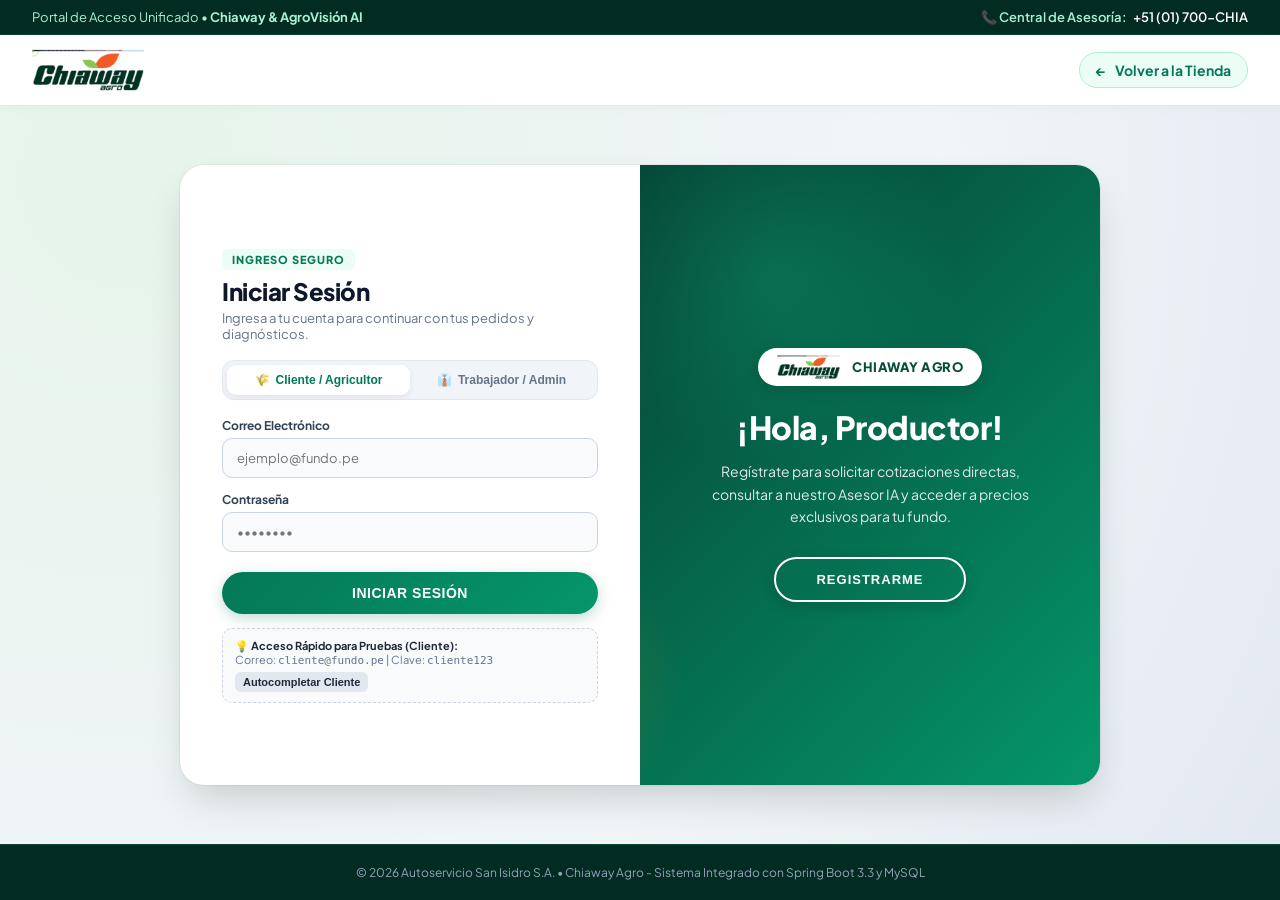
<file: widget-frontend/login.html>
<!DOCTYPE html>
<html lang="es">
<head>
  <meta charset="UTF-8">
  <meta name="viewport" content="width=device-width, initial-scale=1.0">
  <title>Acceso y Registro - Chiaway & AgroVisión AI</title>
  <link rel="icon" type="image/png" href="assets/logo-chiaway.png">
  <style>
    @import url('https://fonts.googleapis.com/css2?family=Plus+Jakarta+Sans:wght@400;500;600;700;800&display=swap');

    * {
      box-sizing: border-box;
      margin: 0;
      padding: 0;
    }

    body {
      font-family: 'Plus Jakarta Sans', -apple-system, BlinkMacSystemFont, "Segoe UI", Roboto, sans-serif;
      background: radial-gradient(circle at 10% 20%, #e6f4ea 0%, #f1f5f9 60%, #e2e8f0 100%);
      color: #1e293b;
      min-height: 100vh;
      display: flex;
      flex-direction: column;
      overflow-x: hidden;
    }

    /* Topbar */
    .topbar {
      background: #022c22;
      color: #a7f3d0;
      padding: 9px 32px;
      font-size: 13px;
      display: flex;
      justify-content: space-between;
      align-items: center;
      border-bottom: 1px solid rgba(16, 185, 129, 0.2);
    }
    .topbar a {
      color: #ffffff;
      text-decoration: underline;
    }
    .topbar-phone {
      display: flex;
      align-items: center;
      gap: 6px;
      font-weight: 600;
    }

    /* Navbar */
    .navbar {
      background-color: #ffffff;
      border-bottom: 1px solid #e2e8f0;
      padding: 14px 32px;
      display: flex;
      justify-content: space-between;
      align-items: center;
      box-shadow: 0 2px 10px rgba(0,0,0,0.03);
    }
    .logo-container {
      display: flex;
      align-items: center;
      gap: 12px;
      text-decoration: none;
    }
    .logo-img {
      height: 42px;
      width: auto;
      object-fit: contain;
    }
    .back-link {
      color: #047857;
      text-decoration: none;
      font-weight: 700;
      font-size: 14px;
      display: flex;
      align-items: center;
      gap: 8px;
      padding: 8px 16px;
      border-radius: 999px;
      background-color: #ecfdf5;
      border: 1px solid #a7f3d0;
      transition: all 0.2s;
    }
    .back-link:hover {
      background-color: #d1fae5;
      color: #065f46;
      transform: translateX(-2px);
    }

    /* Main Auth Container */
    .auth-wrapper {
      flex: 1;
      display: flex;
      flex-direction: column;
      align-items: center;
      justify-content: center;
      padding: 40px 16px;
      position: relative;
    }

    /* Banner de Redirección por Diagnóstico IA */
    .ai-banner {
      width: 100%;
      max-width: 920px;
      margin-bottom: 20px;
      background: linear-gradient(135deg, #ecfdf5 0%, #f0fdf4 100%);
      border: 1.5px solid #10b981;
      border-radius: 14px;
      padding: 14px 20px;
      display: flex;
      align-items: center;
      gap: 14px;
      box-shadow: 0 4px 12px rgba(16, 185, 129, 0.1);
    }
    .ai-banner-icon {
      font-size: 26px;
      background: #10b981;
      color: #ffffff;
      width: 44px;
      height: 44px;
      border-radius: 12px;
      display: flex;
      align-items: center;
      justify-content: center;
      flex-shrink: 0;
    }
    .ai-banner-content h4 {
      font-size: 14px;
      font-weight: 800;
      color: #064e3b;
      margin-bottom: 2px;
    }
    .ai-banner-content p {
      font-size: 13px;
      color: #047857;
      line-height: 1.4;
      margin: 0;
    }

    /* --- THE SLIDING OVERLAY CONTAINER --- */
    .slider-card {
      background-color: #ffffff;
      border-radius: 24px;
      box-shadow: 0 20px 40px -10px rgba(0, 0, 0, 0.18), 0 0 1px 1px rgba(0, 0, 0, 0.05);
      position: relative;
      overflow: hidden;
      width: 920px;
      max-width: 100%;
      min-height: 620px;
      transition: all 0.3s ease;
    }

    /* Form Containers */
    .form-container {
      position: absolute;
      top: 0;
      height: 100%;
      transition: all 0.6s ease-in-out;
      padding: 36px 42px;
      display: flex;
      flex-direction: column;
      justify-content: center;
    }

    .sign-in-container {
      left: 0;
      width: 50%;
      z-index: 2;
    }

    .slider-card.right-panel-active .sign-in-container {
      transform: translateX(100%);
      opacity: 0;
    }

    .sign-up-container {
      left: 0;
      width: 50%;
      opacity: 0;
      z-index: 1;
    }

    .slider-card.right-panel-active .sign-up-container {
      transform: translateX(100%);
      opacity: 1;
      z-index: 5;
      animation: show 0.6s;
    }

    @keyframes show {
      0%, 49.99% {
        opacity: 0;
        z-index: 1;
      }
      50%, 100% {
        opacity: 1;
        z-index: 5;
      }
    }

    /* Overlay Container */
    .overlay-container {
      position: absolute;
      top: 0;
      left: 50%;
      width: 50%;
      height: 100%;
      overflow: hidden;
      transition: transform 0.6s ease-in-out;
      z-index: 100;
    }

    .slider-card.right-panel-active .overlay-container {
      transform: translateX(-100%);
    }

    .overlay {
      background: linear-gradient(135deg, #022c22 0%, #064e3b 40%, #047857 75%, #059669 100%);
      background-size: cover;
      color: #ffffff;
      position: relative;
      left: -100%;
      height: 100%;
      width: 200%;
      transform: translateX(0);
      transition: transform 0.6s ease-in-out;
    }

    /* Decorative overlay background patterns */
    .overlay::before {
      content: "";
      position: absolute;
      width: 380px;
      height: 380px;
      border-radius: 50%;
      background: radial-gradient(circle, rgba(16, 185, 129, 0.25) 0%, rgba(16, 185, 129, 0) 70%);
      top: -80px;
      right: 15%;
      pointer-events: none;
    }
    .overlay::after {
      content: "";
      position: absolute;
      width: 320px;
      height: 320px;
      border-radius: 50%;
      background: radial-gradient(circle, rgba(245, 158, 11, 0.2) 0%, rgba(245, 158, 11, 0) 70%);
      bottom: -60px;
      left: 20%;
      pointer-events: none;
    }

    .slider-card.right-panel-active .overlay {
      transform: translateX(50%);
    }

    .overlay-panel {
      position: absolute;
      display: flex;
      align-items: center;
      justify-content: center;
      flex-direction: column;
      padding: 0 45px;
      text-align: center;
      top: 0;
      height: 100%;
      width: 50%;
      transform: translateX(0);
      transition: transform 0.6s ease-in-out;
      z-index: 2;
    }

    .overlay-left {
      transform: translateX(-20%);
    }

    .slider-card.right-panel-active .overlay-left {
      transform: translateX(0);
    }

    .overlay-right {
      right: 0;
      transform: translateX(0);
    }

    .slider-card.right-panel-active .overlay-right {
      transform: translateX(20%);
    }

    /* Overlay Typography & Elements */
    .overlay-logo-badge {
      background: #ffffff;
      border: 1.5px solid rgba(255, 255, 255, 0.9);
      border-radius: 50px;
      padding: 6px 18px;
      display: inline-flex;
      align-items: center;
      gap: 12px;
      margin-bottom: 22px;
      box-shadow: 0 4px 15px rgba(0, 0, 0, 0.12);
    }
    .overlay-logo-badge img {
      height: 24px;
      width: auto;
      object-fit: contain;
      filter: none !important;
    }
    .overlay-logo-badge span {
      font-size: 13px;
      font-weight: 800;
      letter-spacing: 0.5px;
      color: #064e3b;
      text-transform: uppercase;
    }

    .overlay h2 {
      font-size: 32px;
      font-weight: 800;
      line-height: 1.2;
      margin-bottom: 14px;
      letter-spacing: -0.5px;
    }
    .overlay p {
      font-size: 14px;
      font-weight: 400;
      line-height: 1.6;
      margin-bottom: 30px;
      color: #e2e8f0;
      max-width: 340px;
    }

    /* Ghost Button for Overlay */
    .btn-ghost {
      border: 2px solid #ffffff;
      background: transparent;
      color: #ffffff;
      border-radius: 999px;
      font-size: 13px;
      font-weight: 800;
      padding: 13px 40px;
      letter-spacing: 1px;
      text-transform: uppercase;
      cursor: pointer;
      transition: all 0.3s cubic-bezier(0.4, 0, 0.2, 1);
      box-shadow: 0 4px 15px rgba(0, 0, 0, 0.15);
    }
    .btn-ghost:hover {
      background-color: #ffffff;
      color: #044e3b;
      transform: scale(1.04);
      box-shadow: 0 8px 24px rgba(0, 0, 0, 0.25);
    }

    /* --- FORM ELEMENTS & STYLES --- */
    .form-header {
      margin-bottom: 18px;
      text-align: left;
    }
    .form-header-badge {
      display: inline-block;
      font-size: 11px;
      font-weight: 800;
      text-transform: uppercase;
      letter-spacing: 1px;
      color: #047857;
      background: #ecfdf5;
      padding: 4px 10px;
      border-radius: 6px;
      margin-bottom: 6px;
    }
    .form-header h2 {
      font-size: 24px;
      font-weight: 800;
      color: #0f172a;
      letter-spacing: -0.5px;
      margin-bottom: 4px;
    }
    .form-header p {
      font-size: 13px;
      color: #64748b;
    }

    /* Role Segmented Switcher in Sign-In */
    .role-segmented-box {
      background-color: #f1f5f9;
      border-radius: 12px;
      padding: 4px;
      display: flex;
      margin-bottom: 18px;
      border: 1px solid #e2e8f0;
    }
    .role-btn {
      flex: 1;
      padding: 8px 10px;
      font-size: 12px;
      font-weight: 700;
      border: none;
      background: transparent;
      color: #64748b;
      border-radius: 9px;
      cursor: pointer;
      display: flex;
      align-items: center;
      justify-content: center;
      gap: 6px;
      transition: all 0.2s;
    }
    .role-btn.active {
      background: #ffffff;
      color: #047857;
      box-shadow: 0 2px 6px rgba(0,0,0,0.08);
    }

    /* Input Fields */
    .input-group {
      margin-bottom: 14px;
      position: relative;
      text-align: left;
    }
    .input-label {
      display: block;
      font-size: 12px;
      font-weight: 700;
      color: #334155;
      margin-bottom: 5px;
    }
    .input-field {
      width: 100%;
      background-color: #f8fafc;
      border: 1.5px solid #cbd5e1;
      padding: 11px 14px;
      font-size: 13px;
      border-radius: 10px;
      outline: none;
      transition: all 0.2s;
      font-family: inherit;
      color: #0f172a;
    }
    .input-field:focus {
      background-color: #ffffff;
      border-color: #10b981;
      box-shadow: 0 0 0 3px rgba(16, 185, 129, 0.15);
    }

    .form-row {
      display: grid;
      grid-template-columns: 1fr 1fr;
      gap: 10px;
    }

    /* Primary Action Buttons */
    .btn-primary {
      width: 100%;
      background: linear-gradient(135deg, #047857 0%, #059669 100%);
      color: #ffffff;
      border: none;
      border-radius: 999px;
      font-size: 14px;
      font-weight: 800;
      padding: 13px;
      letter-spacing: 0.5px;
      text-transform: uppercase;
      cursor: pointer;
      transition: all 0.2s;
      box-shadow: 0 4px 14px rgba(4, 120, 87, 0.25);
      margin-top: 6px;
    }
    .btn-primary:hover {
      background: linear-gradient(135deg, #065f46 0%, #047857 100%);
      transform: translateY(-1px);
      box-shadow: 0 6px 18px rgba(4, 120, 87, 0.35);
    }
    .btn-primary:active {
      transform: translateY(0);
    }

    /* Alerts */
    .alert-box {
      padding: 10px 14px;
      border-radius: 10px;
      font-size: 12px;
      margin-bottom: 12px;
      display: none;
      text-align: left;
      line-height: 1.4;
    }
    .alert-danger {
      background-color: #fef2f2;
      color: #991b1b;
      border: 1px solid #fecaca;
    }
    .alert-success {
      background-color: #ecfdf5;
      color: #065f46;
      border: 1px solid #a7f3d0;
    }

    /* Demo Fill Badges */
    .demo-box {
      margin-top: 14px;
      background: #f8fafc;
      border: 1px dashed #cbd5e1;
      border-radius: 10px;
      padding: 10px 12px;
      font-size: 11px;
      color: #64748b;
      text-align: left;
    }
    .demo-box strong {
      color: #1e293b;
    }
    .demo-pill-btn {
      display: inline-block;
      margin-top: 5px;
      background: #e2e8f0;
      color: #1e293b;
      border: none;
      padding: 4px 8px;
      border-radius: 6px;
      font-size: 11px;
      font-weight: 700;
      cursor: pointer;
      margin-right: 4px;
      transition: background 0.15s;
    }
    .demo-pill-btn:hover {
      background: #cbd5e1;
    }

    /* Mobile Switch Bar (Hidden on Desktop) */
    .mobile-tab-switch {
      display: none;
      width: 100%;
      margin-bottom: 16px;
      background: #e2e8f0;
      border-radius: 12px;
      padding: 4px;
    }
    .mobile-tab-btn {
      flex: 1;
      border: none;
      background: transparent;
      padding: 10px;
      font-size: 13px;
      font-weight: 700;
      border-radius: 10px;
      color: #64748b;
      cursor: pointer;
    }
    .mobile-tab-btn.active {
      background: #047857;
      color: #ffffff;
    }

    /* Dashboard Staff View */
    .staff-dashboard-card {
      display: none;
      background: #ffffff;
      border-radius: 20px;
      box-shadow: 0 10px 30px rgba(0,0,0,0.08);
      width: 860px;
      max-width: 100%;
      padding: 36px;
      border: 1px solid #e2e8f0;
    }
    .staff-badge {
      display: inline-block;
      background: #e0f2fe;
      color: #0369a1;
      font-weight: 800;
      font-size: 11px;
      padding: 4px 12px;
      border-radius: 999px;
      letter-spacing: 1px;
      margin-bottom: 10px;
    }
    .data-table {
      width: 100%;
      border-collapse: collapse;
      font-size: 12px;
      margin-top: 10px;
    }
    .data-table th, .data-table td {
      border: 1px solid #e2e8f0;
      padding: 8px 12px;
      text-align: left;
    }
    .data-table th {
      background-color: #f8fafc;
      font-weight: 700;
      color: #475569;
    }

    /* Responsive adjustments */
    @media (max-width: 768px) {
      .slider-card {
        min-height: auto;
        border-radius: 16px;
        box-shadow: 0 10px 25px rgba(0,0,0,0.1);
      }
      .overlay-container {
        display: none !important;
      }
      .mobile-tab-switch {
        display: flex;
      }
      .form-container {
        position: relative;
        width: 100% !important;
        left: 0 !important;
        transform: none !important;
        opacity: 1 !important;
        padding: 24px 20px;
      }
      .sign-up-container {
        display: none;
      }
      .sign-in-container {
        display: block;
      }
      .slider-card.mobile-show-signup .sign-in-container {
        display: none;
      }
      .slider-card.mobile-show-signup .sign-up-container {
        display: block;
      }
      .form-row {
        grid-template-columns: 1fr;
      }
    }

    footer {
      background-color: #022c22;
      color: #94a3b8;
      padding: 20px;
      text-align: center;
      font-size: 12px;
      border-top: 1px solid rgba(16, 185, 129, 0.2);
    }
  </style>
</head>
<body>

  <!-- Top bar -->
  <div class="topbar">
    <div>Portal de Acceso Unificado &bull; <strong>Chiaway & AgroVisión AI</strong></div>
    <div class="topbar-phone">
      <span>📞 Central de Asesoría:</span>
      <a href="tel:+51017002442" style="color:#ffffff; text-decoration:none;">+51 (01) 700-CHIA</a>
    </div>
  </div>

  <!-- Navbar -->
  <header class="navbar">
    <a href="demo-chiaway.html" class="logo-container">
      <img src="assets/logo-chiaway.png" alt="Chiaway Agro" class="logo-img" onerror="this.src='data:image/svg+xml,<svg xmlns=%22http://www.w3.org/2000/svg%22 viewBox=%220 0 160 40%22><text y=%2228%22 font-family=%22sans-serif%22 font-size=%2224%22 font-weight=%22900%22 fill=%22%23064e3b%22>Chiaway</text></svg>'">
    </a>
    <a href="demo-chiaway.html" class="back-link">
      <span>&larr;</span> Volver a la Tienda
    </a>
  </header>

  <!-- Auth Main -->
  <main class="auth-wrapper">

    <!-- Banner de Redirección Inteligente (Si fue activado desde el Botón IA) -->
    <div id="ai-redirect-notice" class="ai-banner" style="display: none;">
      <div class="ai-banner-icon">🤖</div>
      <div class="ai-banner-content">
        <h4>Acceso Requerido: Asistente Fitosanitario con IA</h4>
        <p>Para diagnosticar problemas en sus hojas y recibir dosis personalizadas con IA, primero inicie sesión o cree su cuenta gratuita de cliente. Una vez verificado, volverá directo al diagnóstico.</p>
      </div>
    </div>

    <!-- Mobile Switcher (Only visible < 768px) -->
    <div class="mobile-tab-switch" id="mobile-tab-switch">
      <button class="mobile-tab-btn active" id="m-btn-login" onclick="setMobileView('LOGIN')">Iniciar Sesión</button>
      <button class="mobile-tab-btn" id="m-btn-signup" onclick="setMobileView('SIGNUP')">Crear Cuenta</button>
    </div>

    <!-- DOUBLE SLIDER CONTAINER (From Reference Video) -->
    <div class="slider-card" id="slider-card">

      <!-- ================= SIGN UP CONTAINER (Right when active) ================= -->
      <div class="form-container sign-up-container">
        <form id="form-register" onsubmit="handleRegister(event)">
          <div class="form-header">
            <span class="form-header-badge">Registro de Clientes</span>
            <h2>Crear Cuenta</h2>
            <p>Únete a la red agrícola de Chiaway para diagnósticos y compras directas.</p>
          </div>

          <div id="alert-signup" class="alert-box"></div>

          <div class="input-group">
            <label class="input-label">Nombre Completo o Razón Social *</label>
            <input type="text" id="reg-name" class="input-field" placeholder="Ej: Agrícola San José / Juan Pérez" required>
          </div>

          <div class="form-row">
            <div class="input-group">
              <label class="input-label">Fundo o Cultivo</label>
              <input type="text" id="reg-farm" class="input-field" placeholder="Ej: Fundo Ica - Vid y Palta">
            </div>
            <div class="input-group">
              <label class="input-label">Teléfono / WhatsApp *</label>
              <input type="tel" id="reg-phone" class="input-field" placeholder="+51 987 654 321" required>
            </div>
          </div>

          <div class="input-group">
            <label class="input-label">Correo Electrónico *</label>
            <input type="email" id="reg-email" class="input-field" placeholder="productor@fundo.pe" required>
          </div>

          <div class="input-group">
            <label class="input-label">Contraseña *</label>
            <input type="password" id="reg-password" class="input-field" placeholder="Mínimo 4 caracteres" required minlength="4">
          </div>

          <button type="submit" class="btn-primary" id="btn-register-submit">REGISTRARME</button>

          <p style="text-align: center; font-size: 12px; color: #64748b; margin-top: 12px;">
            ¿Ya tienes una cuenta? <a href="javascript:void(0)" onclick="sliderCard.classList.remove('right-panel-active')" style="color:#047857; font-weight:700;">Inicia Sesión aquí</a>
          </p>
        </form>
      </div>

      <!-- ================= SIGN IN CONTAINER (Left when default) ================= -->
      <div class="form-container sign-in-container">
        <form id="form-login" onsubmit="handleLogin(event)">
          <div class="form-header">
            <span class="form-header-badge" id="sign-in-badge">Ingreso Seguro</span>
            <h2 id="sign-in-title">Iniciar Sesión</h2>
            <p id="sign-in-sub">Ingresa a tu cuenta para continuar con tus pedidos y diagnósticos.</p>
          </div>

          <!-- Selector de Rol (Cliente vs Trabajador) -->
          <div class="role-segmented-box">
            <button type="button" class="role-btn active" id="btn-role-client" onclick="selectRole('CLIENT')">
              <span>🌾</span> Cliente / Agricultor
            </button>
            <button type="button" class="role-btn" id="btn-role-worker" onclick="selectRole('WORKER')">
              <span>👔</span> Trabajador / Admin
            </button>
          </div>

          <div id="alert-signin" class="alert-box"></div>

          <div class="input-group">
            <label class="input-label" id="label-email">Correo Electrónico</label>
            <input type="email" id="login-email" class="input-field" placeholder="ejemplo@fundo.pe" required>
          </div>

          <div class="input-group">
            <label class="input-label">Contraseña</label>
            <input type="password" id="login-password" class="input-field" placeholder="••••••••" required>
          </div>

          <button type="submit" class="btn-primary" id="btn-login-submit">INICIAR SESIÓN</button>

          <!-- Helper de credenciales demo para pruebas rápidas -->
          <div class="demo-box" id="demo-box-client">
            <strong>💡 Acceso Rápido para Pruebas (Cliente):</strong><br>
            <span>Correo: <code>cliente@fundo.pe</code> | Clave: <code>cliente123</code></span><br>
            <button type="button" class="demo-pill-btn" onclick="fillClientDemo()">Autocompletar Cliente</button>
          </div>

          <div class="demo-box" id="demo-box-worker" style="display: none;">
            <strong>💡 Acceso para Personal Chiaway:</strong><br>
            <span>Admin: <code>admin@chiaway.com</code> | Asesor: <code>asesor@chiaway.com</code></span><br>
            <div style="margin-top: 4px;">
              <button type="button" class="demo-pill-btn" onclick="fillAdminDemo()">Admin Demo</button>
              <button type="button" class="demo-pill-btn" onclick="fillWorkerDemo()">Asesor Demo</button>
            </div>
          </div>
        </form>
      </div>

      <!-- ================= OVERLAY CONTAINER (Sliding Green Background) ================= -->
      <div class="overlay-container">
        <div class="overlay">

          <!-- Left Overlay Panel (Visible when Right Panel Active = Sign Up mode) -->
          <div class="overlay-panel overlay-left">
            <div class="overlay-logo-badge">
              <img src="assets/logo-chiaway-transparent.png" alt="Chiaway Agro" onerror="this.src='assets/logo-chiaway.png'">
              <span>CHIAWAY AGRO</span>
            </div>
            <h2>¡Bienvenido de Nuevo!</h2>
            <p>Si ya posees una cuenta registrada o eres parte del equipo técnico de Chiaway, inicia sesión con tus credenciales.</p>
            <button class="btn-ghost" id="signIn">INICIAR SESIÓN</button>
          </div>

          <!-- Right Overlay Panel (Visible when Default = Sign In mode) -->
          <div class="overlay-panel overlay-right">
            <div class="overlay-logo-badge">
              <img src="assets/logo-chiaway-transparent.png" alt="Chiaway Agro" onerror="this.src='assets/logo-chiaway.png'">
              <span>CHIAWAY AGRO</span>
            </div>
            <h2>¡Hola, Productor!</h2>
            <p>Regístrate para solicitar cotizaciones directas, consultar a nuestro Asesor IA y acceder a precios exclusivos para tu fundo.</p>
            <button class="btn-ghost" id="signUp">REGISTRARME</button>
          </div>

        </div>
      </div>

    </div>

    <!-- ================= STAFF DASHBOARD (Visible only for ADMIN / WORKER) ================= -->
    <div class="staff-dashboard-card" id="staff-dashboard-card">
      <div style="display: flex; justify-content: space-between; align-items: flex-start; margin-bottom: 20px; border-bottom: 1px solid #e2e8f0; padding-bottom: 16px;">
        <div>
          <span class="staff-badge" id="staff-role-badge">ADMINISTRADOR</span>
          <h2 id="staff-greeting" style="font-size: 24px; font-weight: 800; color: #0f172a;">Panel de Control Administrativo</h2>
          <p id="staff-email" style="font-size: 13px; color: #64748b;"></p>
        </div>
        <button type="button" onclick="logout()" style="background:#fee2e2; color:#991b1b; border:1px solid #fecaca; font-weight:700; font-size:12px; padding:8px 16px; border-radius:8px; cursor:pointer;">
          Cerrar Sesión
        </button>
      </div>

      <div style="display: grid; grid-template-columns: 1fr 1fr; gap: 20px; margin-bottom: 24px;">
        <!-- Quotes table preview -->
        <div style="background: #f8fafc; border: 1px solid #e2e8f0; border-radius: 12px; padding: 16px;">
          <h3 style="font-size: 14px; font-weight: 800; color: #047857; margin-bottom: 8px;">📋 Últimas Cotizaciones Recibidas</h3>
          <table class="data-table">
            <thead>
              <tr><th>ID</th><th>Cliente</th><th>Estado</th></tr>
            </thead>
            <tbody id="staff-quotes-tbody">
              <tr><td colspan="3" style="text-align:center;">Cargando...</td></tr>
            </tbody>
          </table>
        </div>

        <!-- Diagnoses table preview -->
        <div style="background: #f8fafc; border: 1px solid #e2e8f0; border-radius: 12px; padding: 16px;">
          <h3 style="font-size: 14px; font-weight: 800; color: #047857; margin-bottom: 8px;">🔬 Diagnósticos Fitosanitarios IA</h3>
          <table class="data-table">
            <thead>
              <tr><th>Cultivo</th><th>Enfermedad / Plaga</th><th>Urgencia</th></tr>
            </thead>
            <tbody id="staff-diags-tbody">
              <tr><td colspan="3" style="text-align:center;">Cargando...</td></tr>
            </tbody>
          </table>
        </div>
      </div>

      <div style="display: flex; gap: 12px;">
        <a href="demo-chiaway.html?openWidget=true" class="btn-primary" style="text-align:center; text-decoration:none; display:block;">
          🔬 Abrir Asistente Fitosanitario IA
        </a>
        <a href="demo-chiaway.html" style="text-align:center; text-decoration:none; display:block; padding:13px; font-weight:700; font-size:13px; color:#475569; background:#f1f5f9; border-radius:999px; flex:1;">
          🛒 Ir a la Tienda Chiaway
        </a>
      </div>
    </div>

  </main>

  <footer>
    <p>&copy; 2026 Autoservicio San Isidro S.A. &bull; Chiaway Agro - Sistema Integrado con Spring Boot 3.3 y MySQL</p>
  </footer>

  <!-- SCRIPT FOR SLIDER ANIMATION & AUTHENTICATION -->
  <script>
    const API_URL = window.location.origin;
    const sliderCard = document.getElementById('slider-card');
    const signUpButton = document.getElementById('signUp');
    const signInButton = document.getElementById('signIn');

    let currentRole = 'CLIENT'; // 'CLIENT' o 'WORKER'

    // Interactive Slider Listeners
    signUpButton.addEventListener('click', () => {
      sliderCard.classList.add('right-panel-active');
      clearAlerts();
    });

    signInButton.addEventListener('click', () => {
      sliderCard.classList.remove('right-panel-active');
      clearAlerts();
    });

    // Mobile Switch Handler
    function setMobileView(view) {
      const isSignup = (view === 'SIGNUP');
      sliderCard.classList.toggle('mobile-show-signup', isSignup);
      document.getElementById('m-btn-login').classList.toggle('active', !isSignup);
      document.getElementById('m-btn-signup').classList.toggle('active', isSignup);
      clearAlerts();
    }

    // Role Switcher in Sign-In Form
    function selectRole(role) {
      currentRole = role;
      clearAlerts();

      const btnClient = document.getElementById('btn-role-client');
      const btnWorker = document.getElementById('btn-role-worker');
      const boxClient = document.getElementById('demo-box-client');
      const boxWorker = document.getElementById('demo-box-worker');
      const labelEmail = document.getElementById('label-email');
      const emailInput = document.getElementById('login-email');

      if (role === 'CLIENT') {
        btnClient.classList.add('active');
        btnWorker.classList.remove('active');
        boxClient.style.display = 'block';
        boxWorker.style.display = 'none';
        labelEmail.innerText = 'Correo Electrónico de Cliente';
        emailInput.placeholder = 'ejemplo@fundo.pe';
      } else {
        btnWorker.classList.add('active');
        btnClient.classList.remove('active');
        boxWorker.style.display = 'block';
        boxClient.style.display = 'none';
        labelEmail.innerText = 'Correo Institucional (@chiaway.com)';
        emailInput.placeholder = 'usuario@chiaway.com';
      }
    }

    // Demo Fillers
    function fillClientDemo() {
      document.getElementById('login-email').value = 'cliente@fundo.pe';
      document.getElementById('login-password').value = 'cliente123';
    }
    function fillAdminDemo() {
      document.getElementById('login-email').value = 'admin@chiaway.com';
      document.getElementById('login-password').value = 'admin123';
    }
    function fillWorkerDemo() {
      document.getElementById('login-email').value = 'asesor@chiaway.com';
      document.getElementById('login-password').value = 'asesor123';
    }

    // Check Active Session on Load
    const urlParams = new URLSearchParams(window.location.search);
    const redirectTarget = urlParams.get('redirect');

    document.addEventListener('DOMContentLoaded', () => {
      const savedUser = localStorage.getItem('chiaway_user');
      if (savedUser) {
        if (redirectTarget === 'diagnostico') {
          window.location.href = 'demo-chiaway.html?openWidget=true';
          return;
        }
        const u = JSON.parse(savedUser);
        if (u.role === 'CLIENT') {
          window.location.href = 'panel-cliente.html';
          return;
        } else if (u.role === 'ADMIN') {
          window.location.href = 'panel-administrador.html';
          return;
        }
        showStaffDashboard(u);
      } else if (redirectTarget === 'diagnostico') {
        document.getElementById('ai-redirect-notice').style.display = 'flex';
      }
    });

    // Alert Handlers
    function showSigninAlert(msg, isSuccess = false) {
      const el = document.getElementById('alert-signin');
      el.className = 'alert-box ' + (isSuccess ? 'alert-success' : 'alert-danger');
      el.innerText = msg;
      el.style.display = 'block';
    }
    function showSignupAlert(msg, isSuccess = false) {
      const el = document.getElementById('alert-signup');
      el.className = 'alert-box ' + (isSuccess ? 'alert-success' : 'alert-danger');
      el.innerText = msg;
      el.style.display = 'block';
    }
    function clearAlerts() {
      document.getElementById('alert-signin').style.display = 'none';
      document.getElementById('alert-signup').style.display = 'none';
    }

    // Login Submission
    async function handleLogin(event) {
      event.preventDefault();
      clearAlerts();

      const email = document.getElementById('login-email').value.trim();
      const password = document.getElementById('login-password').value;
      const btn = document.getElementById('btn-login-submit');

      btn.disabled = true;
      btn.innerText = 'VERIFICANDO...';

      try {
        const response = await fetch(API_URL + '/api/auth/login', {
          method: 'POST',
          headers: { 'Content-Type': 'application/json' },
          body: JSON.stringify({ email, password, roleType: currentRole })
        });

        const data = await response.json();

        if (!response.ok || !data.success) {
          showSigninAlert(data.message || 'Credenciales inválidas.');
          btn.disabled = false;
          btn.innerText = 'INICIAR SESIÓN';
          return;
        }

        // Save session
        localStorage.setItem('chiaway_user', JSON.stringify(data));

        if (data.role === 'CLIENT') {
          try {
            let clientList = JSON.parse(localStorage.getItem('chiaway_registered_clients') || '[]');
            if (!clientList.some(c => c.email === data.email)) {
              clientList.push({
                id: data.id || Date.now(),
                name: data.name || 'Fundo Agrícola El Sol',
                fundo: data.companyOrFarm || 'Fundo El Sol - Palta y Vid',
                valle: 'Ica • San Juan Bautista',
                area: '10.00 ha',
                crops: '🍇 Vid, 🥑 Palto, 🌾 Espárrago',
                email: data.email || 'cliente@fundo.pe',
                phone: data.phone || '+51 945 112 233',
                createdAt: new Date().toISOString()
              });
              localStorage.setItem('chiaway_registered_clients', JSON.stringify(clientList));
            }
          } catch(e) {}
        }

        showSigninAlert('✅ ¡Bienvenido! Redirigiendo...', true);

        setTimeout(() => {
          if (redirectTarget === 'diagnostico') {
            window.location.href = 'demo-chiaway.html?openWidget=true';
          } else if (data.role === 'CLIENT') {
            window.location.href = 'panel-cliente.html';
          } else if (data.role === 'ADMIN') {
            window.location.href = 'panel-administrador.html';
          } else {
            showStaffDashboard(data);
          }
        }, 800);

      } catch (err) {
        showSigninAlert('Error conectando con el servidor: ' + err.message);
        btn.disabled = false;
        btn.innerText = 'INICIAR SESIÓN';
      }
    }

    // Register Submission
    async function handleRegister(event) {
      event.preventDefault();
      clearAlerts();

      const name = document.getElementById('reg-name').value.trim();
      const farm = document.getElementById('reg-farm').value.trim();
      const phone = document.getElementById('reg-phone').value.trim();
      const email = document.getElementById('reg-email').value.trim();
      const password = document.getElementById('reg-password').value;
      const btn = document.getElementById('btn-register-submit');

      btn.disabled = true;
      btn.innerText = 'CREANDO CUENTA...';

      try {
        const response = await fetch(API_URL + '/api/auth/register', {
          method: 'POST',
          headers: { 'Content-Type': 'application/json' },
          body: JSON.stringify({ name, companyOrFarm: farm, phone, email, password })
        });

        const data = await response.json();

        if (!response.ok || !data.success) {
          showSignupAlert(data.message || 'No se pudo crear la cuenta.');
          btn.disabled = false;
          btn.innerText = 'REGISTRARME';
          return;
        }

        localStorage.setItem('chiaway_user', JSON.stringify(data));

        const userEmail = (data.email || '').toLowerCase().trim();
        const initialFarmName = farm || data.companyOrFarm || '';

        // Inicializar ficha de fundo limpia y vacía para el nuevo usuario
        const initialFarmData = {
          name: initialFarmName,
          valley: '',
          area: '',
          crops: '',
          banner: ''
        };

        try {
          localStorage.setItem('chiaway_farm_data_' + userEmail, JSON.stringify(initialFarmData));

          let clientList = JSON.parse(localStorage.getItem('chiaway_registered_clients') || '[]');
          if (!clientList.some(c => (c.email || '').toLowerCase() === userEmail)) {
            clientList.push({
              id: data.id || Date.now(),
              name: data.name,
              fundo: initialFarmName || 'Por registrar',
              valle: 'Por registrar',
              area: 'Por registrar',
              crops: 'Por registrar',
              email: data.email,
              phone: data.phone || phone,
              createdAt: new Date().toISOString()
            });
            localStorage.setItem('chiaway_registered_clients', JSON.stringify(clientList));
          }
        } catch(e) {}

        showSignupAlert('🎉 ¡Cuenta creada con éxito! Redirigiendo...', true);

        setTimeout(() => {
          if (redirectTarget === 'diagnostico') {
            window.location.href = 'demo-chiaway.html?openWidget=true';
          } else {
            window.location.href = 'panel-cliente.html';
          }
        }, 900);

      } catch (err) {
        showSignupAlert('Error de conexión: ' + err.message);
        btn.disabled = false;
        btn.innerText = 'REGISTRARME';
      }
    }

    // Show Staff Dashboard View
    function showStaffDashboard(user) {
      document.getElementById('slider-card').style.display = 'none';
      if (document.getElementById('mobile-tab-switch')) {
        document.getElementById('mobile-tab-switch').style.display = 'none';
      }
      const dash = document.getElementById('staff-dashboard-card');
      dash.style.display = 'block';

      document.getElementById('staff-role-badge').innerText = 'SESIÓN: ' + (user.role || 'PERSONAL');
      document.getElementById('staff-greeting').innerText = '¡Hola, ' + user.name + '! 👋';
      document.getElementById('staff-email').innerText = 'Conectado como: ' + user.email + (user.companyOrFarm ? ' | ' + user.companyOrFarm : '');

      loadStaffData();
    }

    async function loadStaffData() {
      try {
        const qRes = await fetch(API_URL + '/api/quotes');
        if (qRes.ok) {
          const quotes = await qRes.json();
          const tbody = document.getElementById('staff-quotes-tbody');
          if (!quotes || quotes.length === 0) {
            tbody.innerHTML = '<tr><td colspan="3" style="text-align:center;">Sin registros.</td></tr>';
          } else {
            tbody.innerHTML = quotes.slice(0, 5).map(q => `
              <tr>
                <td><strong>#${q.id}</strong></td>
                <td>${q.clientName || 'N/A'}</td>
                <td><span style="background:#fef3c7; color:#92400e; padding:2px 6px; border-radius:4px; font-weight:700;">${q.status}</span></td>
              </tr>
            `).join('');
          }
        }

        const dRes = await fetch(API_URL + '/api/diagnosis');
        if (dRes.ok) {
          const diags = await dRes.json();
          const tbody = document.getElementById('staff-diags-tbody');
          if (!diags || diags.length === 0) {
            tbody.innerHTML = '<tr><td colspan="3" style="text-align:center;">Sin registros.</td></tr>';
          } else {
            tbody.innerHTML = diags.slice(0, 5).map(d => `
              <tr>
                <td><strong>${d.plantSpecies || 'Cultivo'}</strong></td>
                <td>${d.diseaseName || 'Enfermedad'}</td>
                <td><span style="font-weight:700; color:#b91c1c;">${(d.urgency || 'Media').toUpperCase()}</span></td>
              </tr>
            `).join('');
          }
        }
      } catch (e) {
        console.error('Error cargando datos de staff:', e);
      }
    }

    function logout() {
      localStorage.removeItem('chiaway_user');
      window.location.reload();
    }
  </script>
</body>
</html>
</file>
